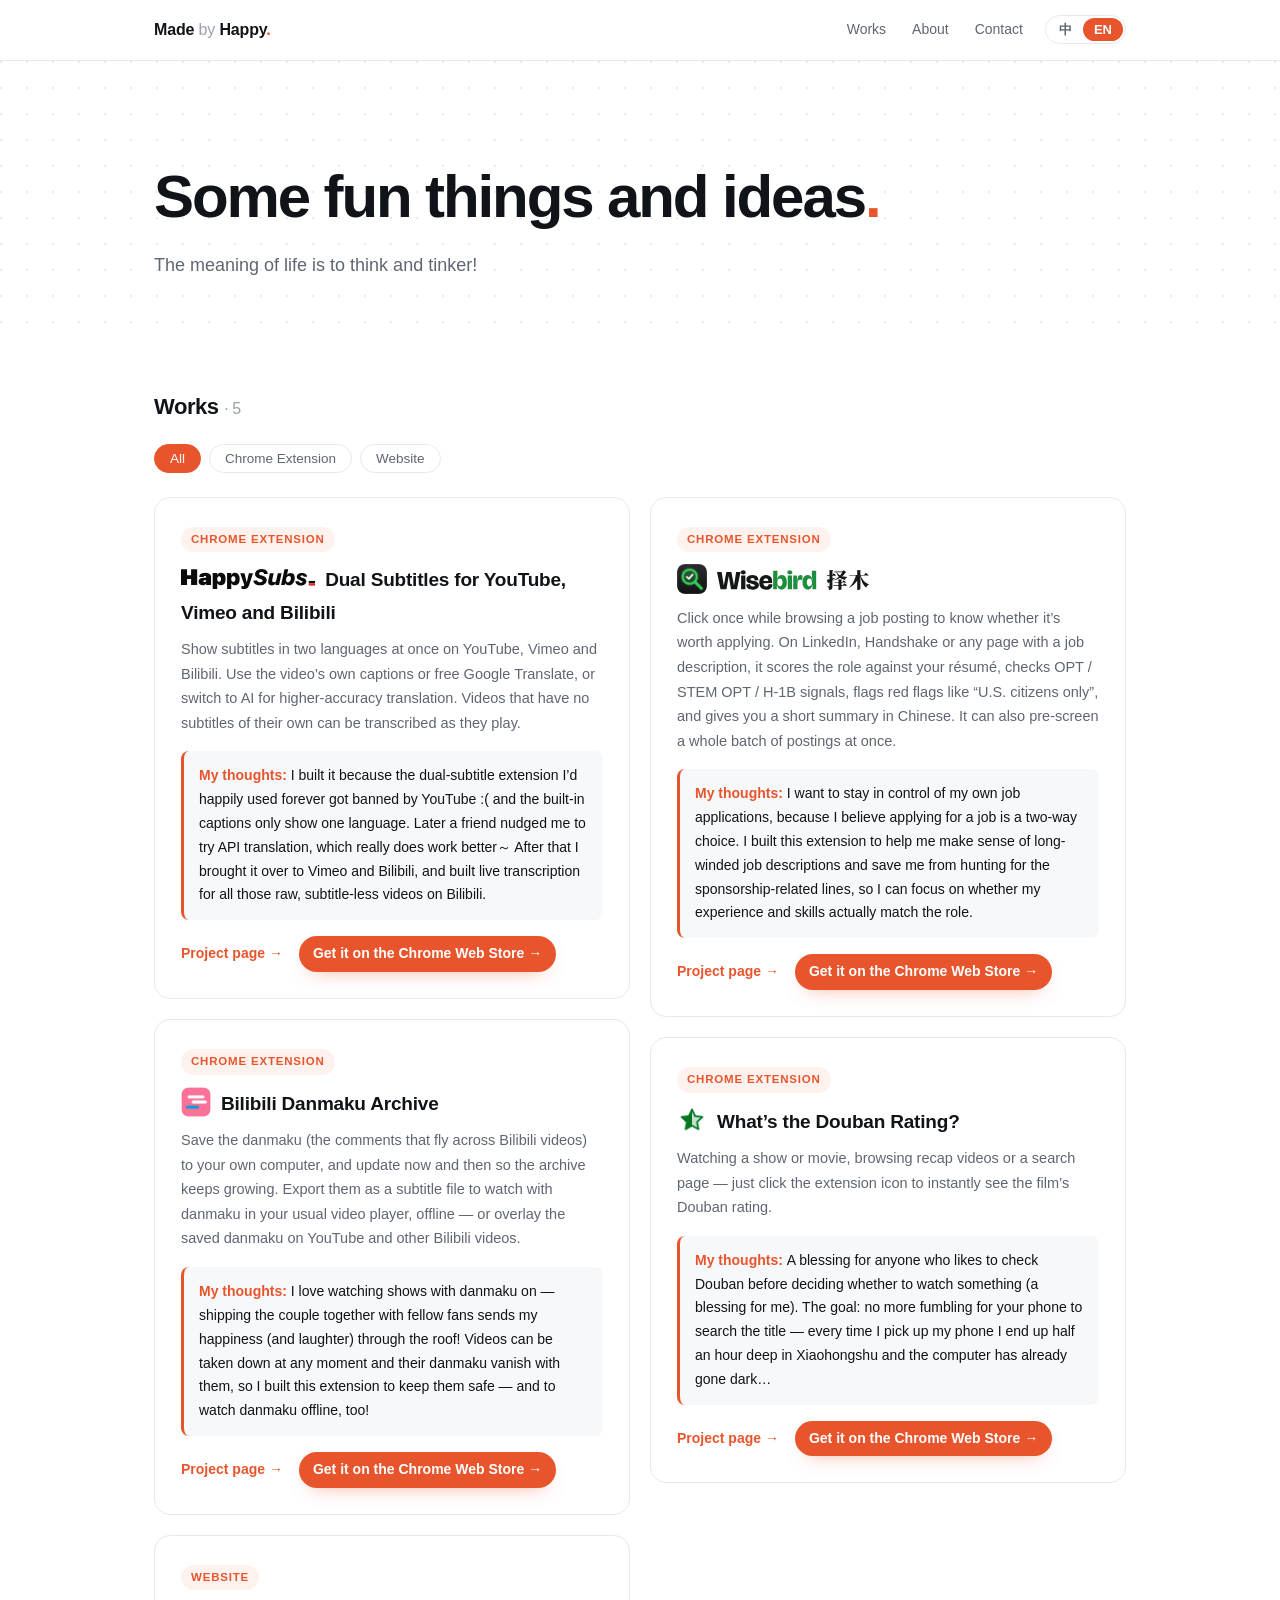
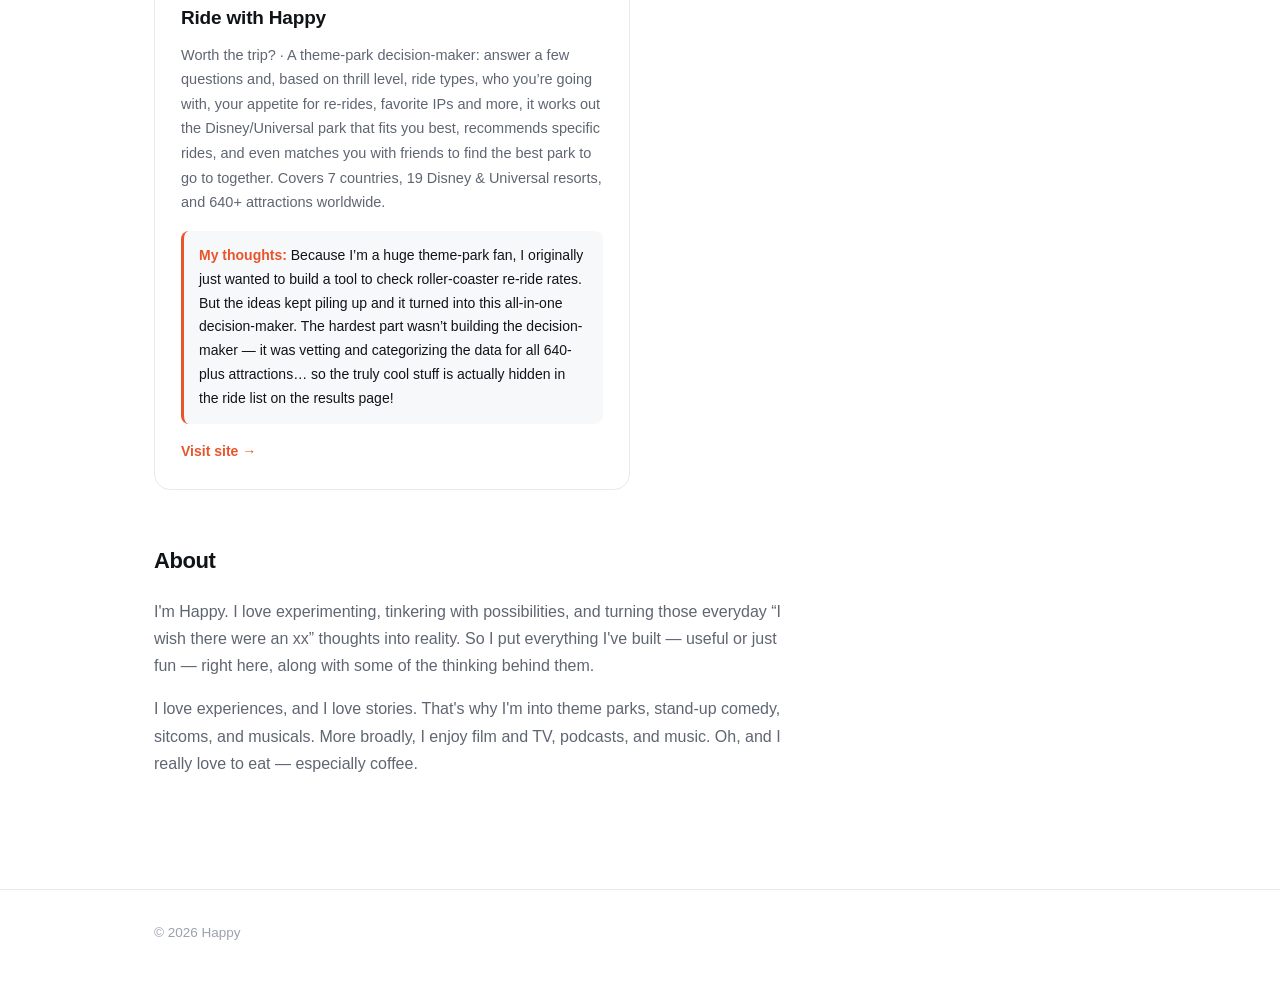
<file: index.html>
<!DOCTYPE html>
<html lang="zh-CN">
<head>
  <meta charset="UTF-8" />
  <meta name="viewport" content="width=device-width, initial-scale=1.0" />
  <title>Made by Happy</title>
  <meta name="description" id="metaDesc" content="Happy 做出来的有用或有趣的东西。" />
  <link rel="icon" type="image/svg+xml" href="favicon.svg" />
  <link rel="stylesheet" href="styles.css?v=3" />
</head>
<body>
  <nav class="nav">
    <div class="wrap">
      <a class="brand" href="index.html">Made <span class="by">by</span> Happy<span class="dot">.</span></a>
      <div class="nav-right">
        <div class="nav-links">
          <a href="#works" id="navWorks"></a>
          <a href="#about" id="navAbout"></a>
          <a href="mailto:contact@madebyhappy.dev" id="navContact"></a>
        </div>
        <!-- 语言切换：默认跟随浏览器语言，选择后记住 -->
        <div class="lang-toggle" id="langToggle" role="group" aria-label="Language">
          <button type="button" data-lang="zh">中</button>
          <button type="button" data-lang="en">EN</button>
        </div>
      </div>
    </div>
  </nav>

  <header class="hero">
    <div class="wrap">
      <h1 id="heroTitle"></h1>
      <p id="heroSub"></p>
    </div>
  </header>

  <main>
    <!-- ---------------- WORKS ---------------- -->
    <section class="section" id="works">
      <div class="wrap">
        <div class="section-head">
          <h2><span id="worksLabel"></span> <span class="count" id="work-count"></span></h2>
        </div>

        <!-- 分类筛选：由 JS 根据分类 key 自动生成，新增作品自动出现新分类 -->
        <div class="filters" id="filters"></div>

        <!-- 作品卡片：由 JS 从 PROJECTS 数据渲染（中/英双语） -->
        <div class="cards" id="cards">
          <div class="col"></div>
          <div class="col"></div>
        </div>
      </div>
    </section>

    <!-- ---------------- ABOUT ---------------- -->
    <section class="section" id="about">
      <div class="wrap">
        <div class="section-head"><h2 id="aboutTitle"></h2></div>
        <div class="about-body">
          <p id="about1"></p>
          <p id="about2"></p>
        </div>
      </div>
    </section>
  </main>

  <footer class="footer">
    <div class="wrap" style="width:100%;">
      <span>© <span id="year"></span> Happy</span>
    </div>
  </footer>

  <script>
    document.getElementById('year').textContent = new Date().getFullYear();

    /* ==================== 国际化数据 ==================== */

    // 分类：用语言无关的 key，展示文案随语言切换
    const CATS = {
      website: { zh: 'Website',      en: 'Website' },
      chrome:  { zh: 'Chrome 插件',  en: 'Chrome Extension' },
    };

    // 界面文案
    const UI = {
      zh: {
        htmlLang: 'zh-CN',
        navWorks: '作品',
        navAbout: '关于',
        navContact: '联系',
        heroTitle: '一些有趣的东西和想法<span class="dot">。</span>',
        heroSub: '人生的意义就在于思考和折腾！',
        works: '作品',
        about: '关于',
        all: '全部',
        thoughts: '我的想法：',
        metaDesc: 'Happy 做出来的有用或有趣的东西。',
        about1: '我是 Happy。我喜欢尝试，喜欢捣鼓可能性，喜欢把日常里「要是有个 xx 就好了」的念头变成现实。所以我把所有我做出来的、有用或者有趣的东西都放在这里，也会在这里记录一些想法。',
        about2: '我喜欢体验，喜欢故事。所以我喜欢主题乐园、单口喜剧、情景喜剧、和音乐剧。更大范围来说，我享受电影电视、播客、音乐。哦对了，我还很喜欢吃，尤其喜欢咖啡。',
      },
      en: {
        htmlLang: 'en',
        navWorks: 'Works',
        navAbout: 'About',
        navContact: 'Contact',
        heroTitle: 'Some fun things and ideas<span class="dot">.</span>',
        heroSub: 'The meaning of life is to think and tinker!',
        works: 'Works',
        about: 'About',
        all: 'All',
        thoughts: 'My thoughts: ',
        metaDesc: 'Useful or fun things that Happy has built.',
        about1: "I'm Happy. I love experimenting, tinkering with possibilities, and turning those everyday “I wish there were an xx” thoughts into reality. So I put everything I've built — useful or just fun — right here, along with some of the thinking behind them.",
        about2: "I love experiences, and I love stories. That's why I'm into theme parks, stand-up comedy, sitcoms, and musicals. More broadly, I enjoy film and TV, podcasts, and music. Oh, and I really love to eat — especially coffee.",
      },
    };

    // 作品数据（中/英双语）
    // 文字 logo：标题处用图片替换文字，浅色/深色模式各一张
    const wm = (name, alt, h) =>
      '<picture><source media="(prefers-color-scheme: dark)" srcset="img/' + name + '-dark.svg">' +
      '<img class="wm" src="img/' + name + '.svg" alt="' + alt + '" height="' + h + '"></picture>';
    const LOGOS = {
      happysubs: wm('happysubs-wordmark', 'HappySubs', 20),
      wisebird: wm('wisebird-wordmark', 'Wisebird 择木', 22),
    };

    const PROJECTS = [
      {
        cat: 'chrome',
        titleHref: '/happysubs/',
        logo: 'happysubs',
        title: { zh: '双语字幕', en: 'Dual Subtitles for YouTube, Vimeo and Bilibili' },
        desc: {
          zh: '在 YouTube、Vimeo、B 站上同时显示两种语言的字幕。用视频自带字幕或 Google 免费翻译，也可选用AI做更高精度的翻译。本身没有字幕的视频，可以边播边听译。',
          en: 'Show subtitles in two languages at once on YouTube, Vimeo and Bilibili. Use the video’s own captions or free Google Translate, or switch to AI for higher-accuracy translation. Videos that have no subtitles of their own can be transcribed as they play.',
        },
        think: {
          zh: '做的原因是之前一直用得好好的双语字幕插件被油管 ban 了 :( ，自带字幕只能显示单语言。后面朋友启发我用了 API 翻译，确实翻译效果更好了～ 后续同步到Vimeo和B站啦，还针对B站的生肉视频们设计了实时听译功能。',
          en: 'I built it because the dual-subtitle extension I’d happily used forever got banned by YouTube :( and the built-in captions only show one language. Later a friend nudged me to try API translation, which really does work better～ After that I brought it over to Vimeo and Bilibili, and built live transcription for all those raw, subtitle-less videos on Bilibili.',
        },
        linkText: { zh: '项目主页', en: 'Project page' },
        storeHref: 'https://chromewebstore.google.com/detail/malocefbdblplamcmmmpilepcgllfmnf',
        storeText: { zh: '在 Chrome 应用商店安装', en: 'Get it on the Chrome Web Store' },
      },
      {
        cat: 'chrome',
        titleHref: '/wisebird/',
        icon: 'img/wisebird-icon.png',
        logo: 'wisebird',
        title: { zh: '', en: '' },
        desc: {
          zh: '看岗位的时候点一下，就知道值不值得投。在 LinkedIn、Handshake 或任何带岗位描述的页面上，对照你的简历打分，查 OPT / STEM OPT / H-1B 信号，揪出「仅限公民」这类红旗，再给一段中文要点。支持一次批量筛选多个岗位。',
          en: 'Click once while browsing a job posting to know whether it’s worth applying. On LinkedIn, Handshake or any page with a job description, it scores the role against your résumé, checks OPT / STEM OPT / H-1B signals, flags red flags like “U.S. citizens only”, and gives you a short summary in Chinese. It can also pre-screen a whole batch of postings at once.',
        },
        think: {
          zh: '我希望可以自己掌控投简历的流程，因为我相信投简历是一个双向选择的过程。制作这个插件的初衷就是希望它可以帮我理解长篇大论的jd，并帮我省去寻找sponsorship相关的语句，从而更注重于我的经验和技能是否与岗位匹配。',
          en: 'I want to stay in control of my own job applications, because I believe applying for a job is a two-way choice. I built this extension to help me make sense of long-winded job descriptions and save me from hunting for the sponsorship-related lines, so I can focus on whether my experience and skills actually match the role.',
        },
        linkText: { zh: '项目主页', en: 'Project page' },
        storeHref: 'https://chromewebstore.google.com/detail/behnicgmpkdaejaodjigbcogpgmaboof',
        storeText: { zh: '在 Chrome 应用商店安装', en: 'Get it on the Chrome Web Store' },
      },
      {
        cat: 'chrome',
        titleHref: '/bilibili-danmu/',
        icon: 'img/bilibili-danmu-icon.png',
        title: { zh: 'Bilibili 弹幕存档', en: 'Bilibili Danmaku Archive' },
        desc: {
          zh: '把 B 站视频的弹幕存到自己电脑上，隔一阵点一下更新，越存越全。导出成字幕格式后，用平时看视频的播放器就能离线看弹幕；还能把存好的弹幕叠到 YouTube 和 B 站其他视频上。',
          en: 'Save the danmaku (the comments that fly across Bilibili videos) to your own computer, and update now and then so the archive keeps growing. Export them as a subtitle file to watch with danmaku in your usual video player, offline — or overlay the saved danmaku on YouTube and other Bilibili videos.',
        },
        think: {
          zh: '特别喜欢看剧的时候看弹幕，感觉和同担一起磕cp幸福指数（以及搞笑指数）都大幅提升！为了解决视频随时下架导致弹幕消失的烦恼，以及实现离线看弹幕的功能，遂设计此插件！',
          en: 'I love watching shows with danmaku on — shipping the couple together with fellow fans sends my happiness (and laughter) through the roof! Videos can be taken down at any moment and their danmaku vanish with them, so I built this extension to keep them safe — and to watch danmaku offline, too!',
        },
        linkText: { zh: '项目主页', en: 'Project page' },
        storeHref: 'https://chromewebstore.google.com/detail/bnnjcmnmblnjjkampoilckjbakigpnhm',
        storeText: { zh: '在 Chrome 应用商店安装', en: 'Get it on the Chrome Web Store' },
      },
      {
        cat: 'chrome',
        titleHref: '/douban-rating/',
        icon: 'img/douban-icon.png',
        title: { zh: '这豆瓣评分多少？', en: 'What’s the Douban Rating?' },
        desc: {
          zh: '看剧、看电影、刷解说、逛搜索页——点一下插件图标，就直接知道这部片的豆瓣多少分。',
          en: 'Watching a show or movie, browsing recap videos or a search page — just click the extension icon to instantly see the film’s Douban rating.',
        },
        think: {
          zh: '喜欢先看豆瓣再决定看不看这个片子的人有福了（我有福了）。目标是不用费啦吧唧地打开手机搜那个片名——每次看手机最后都会 end up 看了半小时小红书，电脑都黑屏了……',
          en: 'A blessing for anyone who likes to check Douban before deciding whether to watch something (a blessing for me). The goal: no more fumbling for your phone to search the title — every time I pick up my phone I end up half an hour deep in Xiaohongshu and the computer has already gone dark…',
        },
        linkText: { zh: '项目主页', en: 'Project page' },
        storeHref: 'https://chromewebstore.google.com/detail/necllgpdfffbdcgenhlgoimhnjfjdkkp',
        storeText: { zh: '在 Chrome 应用商店安装', en: 'Get it on the Chrome Web Store' },
      },
      {
        cat: 'website',
        titleHref: 'https://ridewithhappy.com',
        title: { zh: 'Ride with Happy', en: 'Ride with Happy' },
        desc: {
          zh: '值不值得去 · 主题乐园决策器：答几道题，从刺激度、项目类型、同行人员、重玩意愿、喜欢的 IP 等维度，帮你算出最适合你的迪士尼/环球影城，推荐具体项目，还能和朋友匹配最适合一起去的乐园。覆盖全球 7 个国家、19 个迪士尼 &amp; 环球影城园区、640+ 个游乐项目。',
          en: 'Worth the trip? · A theme-park decision-maker: answer a few questions and, based on thrill level, ride types, who you’re going with, your appetite for re-rides, favorite IPs and more, it works out the Disney/Universal park that fits you best, recommends specific rides, and even matches you with friends to find the best park to go to together. Covers 7 countries, 19 Disney &amp; Universal resorts, and 640+ attractions worldwide.',
        },
        think: {
          zh: '因为特别喜欢主题乐园，最开始想的是做一个能查过山车重复率的工具，结果想法越来越多，就变成一个很综合的决策器了。最费劲的其实不是做这个决策器，而是审核这 640 多个项目的数据和给他们分类……所以其实真正的酷炫之处在于结果页的项目列表里！',
          en: 'Because I’m a huge theme-park fan, I originally just wanted to build a tool to check roller-coaster re-ride rates. But the ideas kept piling up and it turned into this all-in-one decision-maker. The hardest part wasn’t building the decision-maker — it was vetting and categorizing the data for all 640-plus attractions… so the truly cool stuff is actually hidden in the ride list on the results page!',
        },
        linkText: { zh: '访问网站', en: 'Visit site' },
      },
    ];

    /* ==================== 渲染 & 语言切换 ==================== */
    (function () {
      const cols = document.querySelectorAll('#cards .col');
      const cardsWrap = document.getElementById('cards');
      const filterBar = document.getElementById('filters');
      const countEl = document.getElementById('work-count');
      const langToggle = document.getElementById('langToggle');
      const reduceMotion = window.matchMedia('(prefers-reduced-motion: reduce)');

      // 切换分类时，让卡片列表整体淡出→重排→淡入，避免瞬间跳变
      function switchCat(cat) {
        if (currentCat === cat) return;
        currentCat = cat;
        if (reduceMotion.matches) { layout(); return; }
        cardsWrap.classList.add('switching');
        setTimeout(() => {
          layout();
          requestAnimationFrame(() => { cardsWrap.classList.remove('switching'); });
        }, 160);
      }

      // 决定初始语言：localStorage > 浏览器语言 > 中文
      const saved = localStorage.getItem('lang');
      let lang = (saved === 'zh' || saved === 'en')
        ? saved
        : ((navigator.language || 'zh').toLowerCase().startsWith('zh') ? 'zh' : 'en');

      let currentCat = 'all';

      // 一次性生成卡片元素（顺序与 PROJECTS 对应），文案随语言更新
      const cardEls = PROJECTS.map(p => {
        const el = document.createElement('article');
        el.className = 'card';
        el.dataset.cat = p.cat;
        el.innerHTML =
          '<div class="kicker"></div>' +
          '<h3>' + (p.icon ? '<img class="ico" src="' + p.icon + '" alt="" width="30" height="30">' : '') + (p.titleHref
            ? '<a href="' + p.titleHref + '" target="_blank" rel="noopener">' + (p.logo ? LOGOS[p.logo] : '') + '<span class="tt"></span></a>'
            : '<span></span>') + '</h3>' +
          '<p class="desc"></p>' +
          '<p class="think"></p>' +
          '<div class="links"><a href="' + p.titleHref + '" target="_blank" rel="noopener">' +
            '<span class="lt"></span> <span class="arr">→</span></a>' +
            (p.storeHref
              ? '<a class="store" href="' + p.storeHref + '" target="_blank" rel="noopener">' +
                '<span class="st"></span> <span class="arr">→</span></a>'
              : '') + '</div>';
        cols[0].appendChild(el);
        return el;
      });

      function layout() {
        const visible = cardEls.filter(c => currentCat === 'all' || c.dataset.cat === currentCat);
        cardEls.forEach(c => c.classList.toggle('hide', !visible.includes(c)));
        // 左右交替放置：第 1 个在左、第 2 个在右……阅读顺序按行排列
        visible.forEach((c, i) => cols[i % 2].appendChild(c));
        // 隐藏的卡片挪到右列末尾（display:none，不影响排版）
        cardEls.filter(c => !visible.includes(c)).forEach(c => cols[1].appendChild(c));
        countEl.textContent = '· ' + visible.length;
      }

      function buildFilters() {
        filterBar.innerHTML = '';
        const cats = ['all', ...new Set(PROJECTS.map(p => p.cat))];
        cats.forEach(cat => {
          const btn = document.createElement('button');
          btn.className = 'chip' + (cat === currentCat ? ' on' : '');
          btn.textContent = cat === 'all' ? UI[lang].all : CATS[cat][lang];
          btn.addEventListener('click', () => {
            filterBar.querySelectorAll('.chip').forEach(c => c.classList.remove('on'));
            btn.classList.add('on');
            switchCat(cat);
          });
          filterBar.appendChild(btn);
        });
      }

      function applyLang() {
        const t = UI[lang];
        document.documentElement.lang = t.htmlLang;
        document.getElementById('metaDesc').setAttribute('content', t.metaDesc);
        document.getElementById('navWorks').textContent = t.navWorks;
        document.getElementById('navAbout').textContent = t.navAbout;
        document.getElementById('navContact').textContent = t.navContact;
        document.getElementById('heroTitle').innerHTML = t.heroTitle;
        document.getElementById('heroSub').textContent = t.heroSub;
        document.getElementById('worksLabel').textContent = t.works;
        document.getElementById('aboutTitle').textContent = t.about;
        document.getElementById('about1').textContent = t.about1;
        document.getElementById('about2').textContent = t.about2;

        // 卡片文案
        cardEls.forEach((el, i) => {
          const p = PROJECTS[i];
          el.querySelector('.kicker').textContent = CATS[p.cat][lang];
          (el.querySelector('h3 .tt') || el.querySelector('h3 a, h3 span')).textContent = p.title[lang];
          el.querySelector('.desc').innerHTML = p.desc[lang];
          el.querySelector('.think').innerHTML = '<b>' + t.thoughts + '</b>' + p.think[lang];
          el.querySelector('.links .lt').textContent = p.linkText[lang];
          const st = el.querySelector('.links .st');
          if (st) st.textContent = p.storeText[lang];
        });

        // 语言开关高亮
        langToggle.querySelectorAll('button').forEach(b =>
          b.classList.toggle('on', b.dataset.lang === lang));

        buildFilters();
        layout();
      }

      langToggle.querySelectorAll('button').forEach(b => {
        b.addEventListener('click', () => {
          if (lang === b.dataset.lang) return;
          lang = b.dataset.lang;
          localStorage.setItem('lang', lang);
          applyLang();
        });
      });

      applyLang();
    })();

    /* ---------- 滚动浮现 ---------- */
    (function () {
      const io = new IntersectionObserver((entries) => {
        // 同一批进入视口的卡片依次错开 50ms，读起来像一次协调的入场，而非同时弹出
        entries.filter(e => e.isIntersecting).forEach((e, i) => {
          e.target.style.transitionDelay = (Math.min(i, 6) * 50) + 'ms';
          e.target.classList.add('in');
          io.unobserve(e.target);
        });
      }, { threshold: 0.08 });
      document.querySelectorAll('.card, .about-body').forEach(el => {
        el.classList.add('reveal');
        io.observe(el);
      });
    })();
  </script>
</body>
</html>
</file>
<file: styles.css>
:root {
  --bg: #ffffff;
  --surface: #ffffff;
  --ink: #101418;
  --muted: #5f6672;
  --faint: #9aa1ad;
  --border: #e7e9ee;
  --accent: #e8552d;
  --accent-soft: #fef2ee;
  --radius: 16px;
  --maxw: 1020px;
  --ease-out: cubic-bezier(0.23, 1, 0.32, 1); /* strong ease-out for UI motion */
  --sans: -apple-system, BlinkMacSystemFont, "Inter", "PingFang SC", "Microsoft YaHei",
    "Segoe UI", Roboto, Helvetica, Arial, sans-serif;
}

@media (prefers-color-scheme: dark) {
  :root {
    --bg: #0b0d10;
    --surface: #14171c;
    --ink: #f3f4f6;
    --muted: #9ca3af;
    --faint: #697180;
    --border: #23272f;
    --accent: #ff7a56;
    --accent-soft: #2a1a14;
  }
}

* { box-sizing: border-box; }

html { scroll-behavior: smooth; }

body {
  margin: 0;
  background: var(--bg);
  color: var(--ink);
  font-family: var(--sans);
  font-size: 16px;
  line-height: 1.7;
  -webkit-font-smoothing: antialiased;
  text-rendering: optimizeLegibility;
}

a { color: var(--accent); text-decoration: none; }
a:hover { text-decoration: underline; }

.wrap { max-width: var(--maxw); margin: 0 auto; padding: 0 24px; }

/* ---------- top nav ---------- */
.nav {
  position: sticky;
  top: 0;
  z-index: 10;
  background: color-mix(in srgb, var(--bg) 82%, transparent);
  backdrop-filter: saturate(180%) blur(14px);
  border-bottom: 1px solid var(--border);
}
.nav .wrap {
  display: flex;
  align-items: center;
  justify-content: space-between;
  height: 60px;
}
.brand { font-weight: 800; font-size: 16px; color: var(--ink); letter-spacing: -0.01em; white-space: nowrap; }
.brand .by { color: var(--faint); font-weight: 500; }
.brand .dot { color: var(--accent); }
.brand:hover { text-decoration: none; color: var(--accent); }
.nav-links { display: flex; gap: 26px; }
.nav-links a {
  color: var(--muted); font-size: 14px; font-weight: 500;
  position: relative; padding: 4px 0;
  white-space: nowrap;
}
.nav-links a::after {
  content: ""; position: absolute; left: 0; bottom: 0;
  width: 100%; height: 2px; background: var(--accent);
  border-radius: 2px; transform: scaleX(0); transform-origin: left;
  transition: transform .22s ease;
}
.nav-links a:hover { color: var(--ink); text-decoration: none; }

/* ---------- language toggle ---------- */
.nav-right { display: flex; align-items: center; gap: 22px; }
.lang-toggle {
  display: inline-flex;
  background: var(--surface);
  border: 1px solid var(--border);
  border-radius: 999px;
  padding: 2px;
}
.lang-toggle button {
  font-family: var(--sans);
  font-size: 13px; font-weight: 600;
  line-height: 1;
  color: var(--muted);
  background: transparent;
  border: 0;
  border-radius: 999px;
  padding: 5px 11px;
  cursor: pointer;
  transition: color .15s ease, background .15s ease, transform 160ms var(--ease-out);
}
.lang-toggle button:hover { color: var(--ink); }
.lang-toggle button:active { transform: scale(0.97); }
.lang-toggle button.on { color: #fff; background: var(--accent); }
@media (max-width: 520px) { .nav-right { gap: 12px; } .nav-links { gap: 14px; } }
/* 窄屏放不下一行：标识单独一行，菜单和语言切换排到第二行 */
@media (max-width: 440px) {
  .nav .wrap { height: auto; flex-wrap: wrap; row-gap: 4px; padding-top: 10px; padding-bottom: 10px; }
  .nav-right { width: 100%; justify-content: space-between; }
}

/* ---------- hero ---------- */
.hero {
  padding: 104px 0 64px;
  background:
    radial-gradient(circle at 1px 1px, color-mix(in srgb, var(--ink) 9%, transparent) 1px, transparent 0);
  background-size: 26px 26px;
}
.hero h1 {
  font-size: clamp(34px, 6.4vw, 60px);
  line-height: 1.08;
  letter-spacing: -0.035em;
  margin: 0 0 20px;
  font-weight: 800;
}
.hero h1 .dot { color: var(--accent); }
.hero p {
  font-size: 18px;
  color: var(--muted);
  max-width: 620px;
  margin: 0;
}

/* ---------- section headings ---------- */
.section { padding: 44px 0 8px; }
.section-head {
  display: flex; align-items: baseline; justify-content: space-between;
  margin-bottom: 18px;
}
.section-head h2 {
  font-size: 22px; margin: 0; font-weight: 800; letter-spacing: -0.02em;
}
.section-head .count { color: var(--faint); font-weight: 500; font-size: 16px; }

/* ---------- filters ---------- */
.filters { display: flex; flex-wrap: wrap; gap: 8px; margin-bottom: 24px; }
.chip {
  font-family: var(--sans);
  font-size: 13.5px; font-weight: 500;
  color: var(--muted);
  background: var(--surface);
  border: 1px solid var(--border);
  border-radius: 999px;
  padding: 6px 15px;
  cursor: pointer;
  transition: color .15s ease, border-color .15s ease, background .15s ease, transform 160ms var(--ease-out);
}
.chip:active { transform: scale(0.97); }
.chip.on {
  color: #fff; background: var(--accent); border-color: var(--accent);
}

/* ---------- project cards（两列瀑布，列内排位可控）---------- */
.cards { display: flex; align-items: flex-start; gap: 20px; transition: opacity 160ms var(--ease-out); }
.cards.switching { opacity: 0; }
@media (prefers-reduced-motion: reduce) { .cards { transition: none; } }
.cards .col { flex: 1; min-width: 0; display: flex; flex-direction: column; gap: 20px; }
@media (max-width: 680px) { .cards { flex-direction: column; } .cards .col { width: 100%; } }

.card {
  background: var(--surface);
  border: 1px solid var(--border);
  border-radius: var(--radius);
  padding: 26px;
  transition: transform .18s var(--ease-out), border-color .18s ease, box-shadow .18s ease, opacity .18s var(--ease-out);
}
.card.hide { display: none; }
.card .kicker {
  display: inline-block;
  font-size: 11.5px; font-weight: 700;
  color: var(--accent);
  background: var(--accent-soft);
  border-radius: 999px;
  padding: 3px 10px;
  letter-spacing: .07em; text-transform: uppercase;
  margin-bottom: 12px;
}
.card h3 { margin: 0 0 8px; font-size: 19px; font-weight: 750; letter-spacing: -0.01em; }
.card h3 .ico { width: 30px; height: 30px; border-radius: 8px; vertical-align: -7px; margin-right: 10px; }
.card h3 .wm { height: 20px; width: auto; vertical-align: -3px; margin-right: 10px; }
.card h3 a { color: var(--ink); }
.card h3 a:hover { color: var(--accent); text-decoration: none; }
.card .desc { color: var(--muted); font-size: 14.5px; margin: 0 0 16px; }
.card .think {
  background: color-mix(in srgb, var(--border) 34%, transparent);
  border-left: 3px solid var(--accent);
  border-radius: 8px;
  padding: 13px 15px;
  font-size: 14px;
  color: var(--ink);
  margin: 0;
}
.card .think b { color: var(--accent); }
.card .links { margin-top: 16px; display: flex; gap: 16px; align-items: center; flex-wrap: wrap; }
.card .links a { font-size: 14px; font-weight: 600; }
.card .links a:hover { text-decoration: none; }
.card .links .arr { display: inline-block; transition: transform .18s var(--ease-out); }
.card .links a.store {
  color: #fff; background: var(--accent);
  padding: 6px 14px; border-radius: 999px;
  box-shadow: 0 8px 20px -12px color-mix(in srgb, var(--accent) 70%, transparent);
  transition: transform 160ms var(--ease-out), filter .15s ease;
}
.card .links a.store:active { transform: scale(0.97); }

/* ---------- about ---------- */
.about-body { color: var(--muted); max-width: 640px; }

/* ---------- hover 效果（仅在真正支持 hover 的设备上启用，避免触屏点按后卡在 hover 态）---------- */
@media (hover: hover) and (pointer: fine) {
  .nav-links a:hover::after { transform: scaleX(1); }
  /* 变色只作用于非激活标签，激活态（.on）保持橙底白字 */
  .chip:not(.on):hover {
    color: var(--ink);
    border-color: color-mix(in srgb, var(--ink) 25%, var(--border));
  }
  .chip:hover { transform: translateY(-1px); }
  .card:hover {
    transform: translateY(-3px);
    border-color: color-mix(in srgb, var(--accent) 45%, var(--border));
    box-shadow: 0 14px 36px -18px color-mix(in srgb, var(--accent) 30%, rgba(0,0,0,.25));
  }
  .card .links a:hover .arr { transform: translateX(4px); }
  .card .links a.store:hover { filter: brightness(1.05); }
}

/* ---------- 滚动浮现 ---------- */
.reveal { opacity: 0; transform: translateY(14px); transition: opacity .45s var(--ease-out), transform .45s var(--ease-out); }
.reveal.in { opacity: 1; transform: none; }
@media (prefers-reduced-motion: reduce) {
  .reveal { opacity: 1; transform: none; transition: none; }
}

/* ---------- footer ---------- */
.footer {
  border-top: 1px solid var(--border);
  margin-top: 88px; padding: 32px 0 56px;
  color: var(--faint); font-size: 13.5px;
  display: flex; justify-content: space-between; flex-wrap: wrap; gap: 12px;
}
.footer a { color: var(--muted); }
</file>
